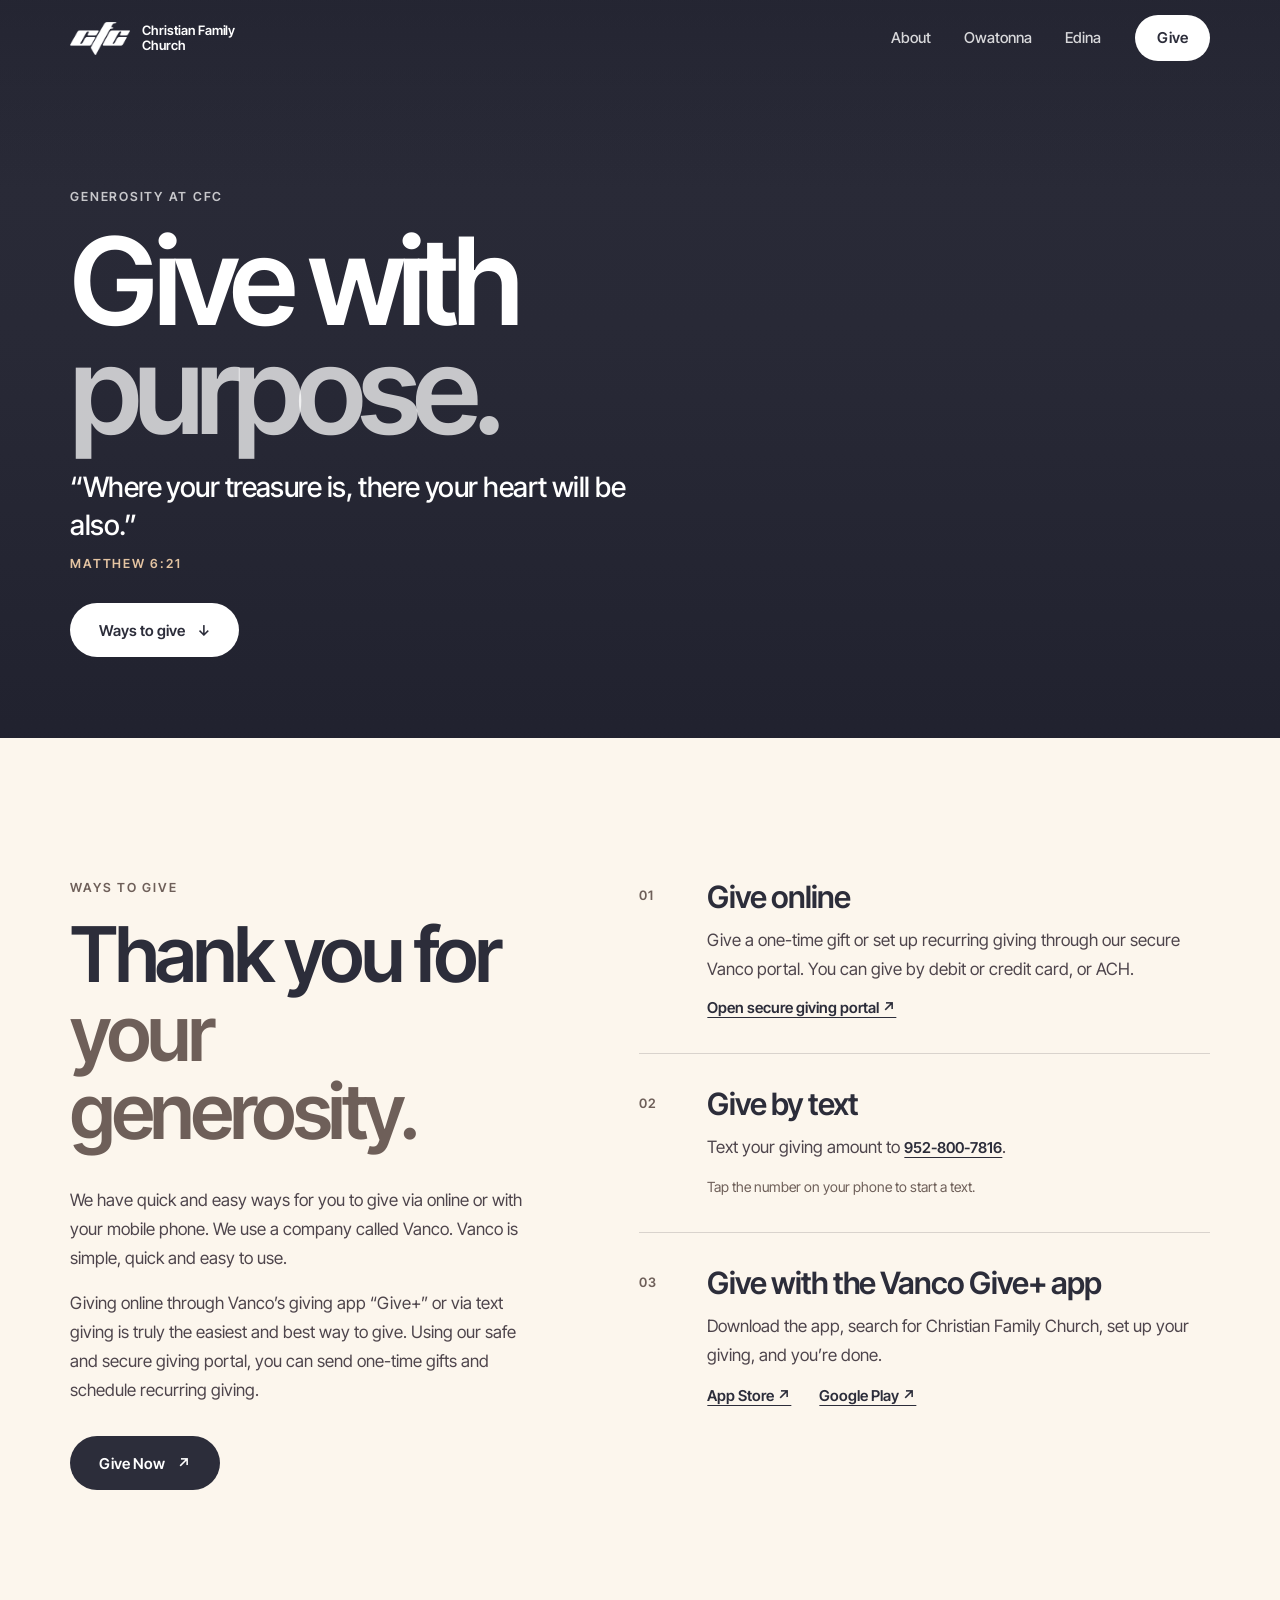
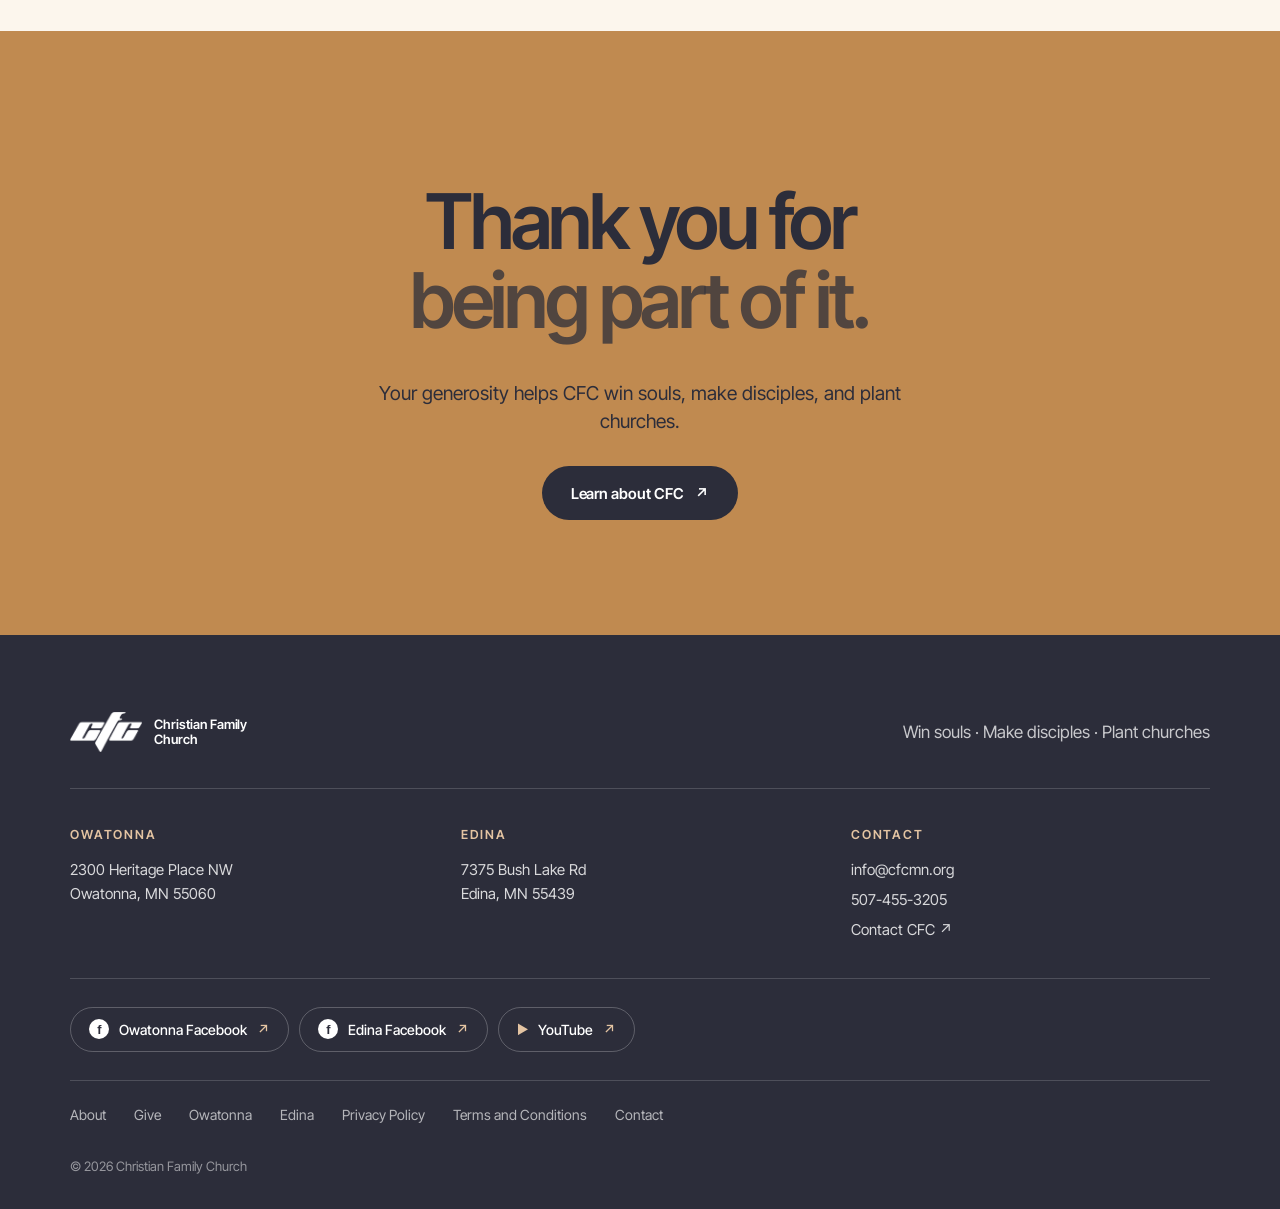
<file: give.html>
<!doctype html>
<html lang="en">
<head>
  <meta charset="utf-8"><meta name="viewport" content="width=device-width, initial-scale=1">
  <meta name="theme-color" content="#fcf6ed"><meta name="description" content="Support Christian Family Church through secure online giving, text giving, or the Vanco Give+ app.">
  <title>Give | Christian Family Church</title><link rel="icon" href="assets/favicon.png" type="image/png"><link rel="apple-touch-icon" href="assets/favicon.png"><link rel="stylesheet" href="styles.css"><script src="script.js" defer></script>
</head>
<body>
<header class="site-header"><a class="brand" href="index.html" aria-label="Christian Family Church home"><span class="brand-mark">CFC</span><span>Christian Family<br>Church</span></a><button class="menu-toggle" aria-expanded="false" aria-controls="site-nav"><span></span><span></span><span class="sr-only">Open menu</span></button><nav id="site-nav" class="site-nav"><a href="about.html">About</a><a href="owatonna.html">Owatonna</a><a href="edina.html">Edina</a><a class="give-link" href="give.html" aria-current="page">Give</a></nav></header>
<main>
  <section class="give-hero"><div class="give-hero-inner"><p class="eyebrow light">Generosity at CFC</p><h1>Give with<br><em>purpose.</em></h1><p>“Where your treasure is, there your heart will be also.”</p><span class="give-scripture">Matthew 6:21</span><a class="button button-light" href="#ways-to-give">Ways to give <span>↓</span></a></div></section>
  <section id="ways-to-give" class="give-intro section-pad"><div class="give-intro-copy"><p class="eyebrow">Ways to Give</p><h2>Thank you for<br><em>your generosity.</em></h2><p>We have quick and easy ways for you to give via online or with your mobile phone. We use a company called Vanco. Vanco is simple, quick and easy to use.</p><p>Giving online through Vanco’s giving app “Give+” or via text giving is truly the easiest and best way to give. Using our safe and secure giving portal, you can send one-time gifts and schedule recurring giving.</p><a class="button button-dark" href="https://www.eservicepayments.com/cgi-bin/Vanco_ver3.vps?appver3=wWsk24ZWJSTZKsGd1RMKlg0BDvsSG3VIWQCPJNNxD8upkiY7JlDavDsozUE7KG0nFx2NSo8LdUKGuGuF396vbTbfEIi0YEkFDV45ntDei2eXHubq5Z7ap5JVmPErc4ZeYHCKCZhESjGNQmZ5B-6dxy2mezazt6JdOu4S9F1tkGY=&amp;ver=3" target="_blank" rel="noreferrer">Give Now <span>↗</span></a></div><div class="give-options"><article><span class="give-number">01</span><div><h3>Give online</h3><p>Give a one-time gift or set up recurring giving through our secure Vanco portal. You can give by debit or credit card, or ACH.</p><a href="https://www.eservicepayments.com/cgi-bin/Vanco_ver3.vps?appver3=wWsk24ZWJSTZKsGd1RMKlg0BDvsSG3VIWQCPJNNxD8upkiY7JlDavDsozUE7KG0nFx2NSo8LdUKGuGuF396vbTbfEIi0YEkFDV45ntDei2eXHubq5Z7ap5JVmPErc4ZeYHCKCZhESjGNQmZ5B-6dxy2mezazt6JdOu4S9F1tkGY=&amp;ver=3" target="_blank" rel="noreferrer">Open secure giving portal ↗</a></div></article><article><span class="give-number">02</span><div><h3>Give by text</h3><p>Text your giving amount to <a href="sms:9528007816?body=Enter%20your%20giving%20dollar%20amount%20here.%20Delete%20this%20message.">952-800-7816</a>.</p><small>Tap the number on your phone to start a text.</small></div></article><article><span class="give-number">03</span><div><h3>Give with the Vanco Give+ app</h3><p>Download the app, search for Christian Family Church, set up your giving, and you’re done.</p><div class="give-app-links"><a href="https://apps.apple.com/us/app/vanco-mobile-faith-engagement/id1504961674" target="_blank" rel="noreferrer">App Store ↗</a><a href="https://play.google.com/store/apps/details?id=com.vancopayments.vancomobile&amp;hl=en_US&amp;gl=US" target="_blank" rel="noreferrer">Google Play ↗</a></div></div></article></div></section>
  <section class="give-bottom"><p class="eyebrow light">Christian Family Church</p><h2>Thank you for<br><em>being part of it.</em></h2><p>Your generosity helps CFC win souls, make disciples, and plant churches.</p><a class="button button-light" href="about.html">Learn about CFC <span>↗</span></a></section>
</main>
<footer class="site-footer"><div class="footer-top"><a class="brand brand-footer" href="index.html"><span class="brand-mark">CFC</span><span>Christian Family<br>Church</span></a><p>Win souls · Make disciples · Plant churches</p></div><div class="footer-contact"><div><span class="footer-label">Owatonna</span><a target="_blank" rel="noreferrer" href="https://maps.google.com/?q=2300+Heritage+Place+NW,+Owatonna,+MN+55060">2300 Heritage Place NW<br>Owatonna, MN 55060</a></div><div><span class="footer-label">Edina</span><a target="_blank" rel="noreferrer" href="https://maps.google.com/?q=7375+Bush+Lake+Rd,+Edina,+MN+55439">7375 Bush Lake Rd<br>Edina, MN 55439</a></div><div><span class="footer-label">Contact</span><a href="mailto:info@cfcmn.org">info@cfcmn.org</a><a href="tel:+15074553205">507-455-3205</a><a href="https://cfcchurches.org/contact/" target="_blank" rel="noreferrer">Contact CFC ↗</a></div></div><div class="footer-social"><a class="social-button" href="https://www.facebook.com/cfcowatonna" target="_blank" rel="noreferrer" aria-label="CFC Owatonna on Facebook"><span class="social-mark">f</span>Owatonna Facebook <span>↗</span></a><a class="social-button" href="https://www.facebook.com/ChristianFamilyChurch/" target="_blank" rel="noreferrer" aria-label="CFC Edina on Facebook"><span class="social-mark">f</span>Edina Facebook <span>↗</span></a><a class="social-button" href="https://www.youtube.com/channel/UCDrVyL64TGDTrAiT_pTcqlA" target="_blank" rel="noreferrer" aria-label="CFC on YouTube"><span class="youtube-mark">▶</span>YouTube <span>↗</span></a></div><div class="footer-links"><a href="about.html">About</a><a href="give.html">Give</a><a href="owatonna.html">Owatonna</a><a href="edina.html">Edina</a><a href="https://cfcchurches.org/privacy-policy/" target="_blank" rel="noreferrer">Privacy Policy</a><a href="https://cfcchurches.org/terms-and-conditions/" target="_blank" rel="noreferrer">Terms and Conditions</a><a href="https://cfcchurches.org/contact/" target="_blank" rel="noreferrer">Contact</a></div><small>© <span data-year></span> Christian Family Church</small></footer>
</body></html>
</file>
<file: styles.css>
/* =========================================================
   CFC DESIGN SYSTEM  ·  Christian Family Church
   Direction: "Quiet frame, loud photography."
   The UI stays out of the way (white, near-black, one warm
   accent, one typeface) so photos and video carry the page.
   ========================================================= */
@import url('https://fonts.googleapis.com/css2?family=Inter+Tight:wght@400;500;600;700&display=swap');

/* ---------- 1. TOKENS ---------- */
:root{
  /* color */
  --ink:#2c2d3a;          /* text, dark sections (slate) */
  --ink-2:#4e454c;        /* body copy */
  --ink-3:#6e5f59;        /* secondary text, labels (AA on cream + peach) */
  --paper:#fcf6ed;        /* default background (cream) */
  --bone:#f2e1d2;         /* alternate background (peach) */
  --line:rgba(78,69,76,.2);
  --accent:#c08a50;       /* caramel: dots, hovers, focus, one band */
  --accent-soft:#e4c4a2;  /* sand: accent on dark */
  --on-dark:#fcf6ed;
  --on-dark-2:rgba(255,255,255,.74);
  --line-dark:rgba(255,255,255,.16);
  --em:var(--ink-3);      /* <em> tint inside headlines; flips on dark */

  /* type */
  --sans:'Inter Tight',system-ui,-apple-system,'Segoe UI',Roboto,sans-serif;
  --fs-display:clamp(3.6rem,9.5vw,9rem);
  --fs-h2:clamp(2.5rem,6vw,5.25rem);
  --fs-h3:clamp(1.25rem,1.7vw,1.5rem);
  --fs-lead:clamp(1.0625rem,1.5vw,1.25rem);
  --fs-body:1.0625rem;
  --fs-small:.9375rem;
  --fs-label:.78rem;

  /* space + shape */
  --gutter:max(clamp(22px,5.5vw,80px),calc((100vw - 1360px)/2));
  --section:clamp(72px,11vw,150px);
  --radius:16px;
  --radius-pill:999px;
  --header-h:76px;
  --ease:cubic-bezier(.2,.7,.2,1);
}

/* ---------- 2. BASE ---------- */
*{box-sizing:border-box}
html{scroll-behavior:smooth;scroll-padding-top:90px;-webkit-text-size-adjust:100%}
body{margin:0;color:var(--ink-2);background:var(--paper);font:400 var(--fs-body)/1.65 var(--sans);-webkit-font-smoothing:antialiased;text-rendering:optimizeLegibility}
body:has(.site-nav.open){overflow:hidden}
a{color:inherit;text-decoration:none}
img{display:block;max-width:100%}
p{margin:0 0 1em}
h1,h2,h3{color:var(--ink);margin:0}
h2{font-size:var(--fs-h2);font-weight:600;line-height:1.02;letter-spacing:-.045em;margin-bottom:.45em;text-wrap:balance}
h3{font-size:var(--fs-h3);font-weight:600;line-height:1.2;letter-spacing:-.025em}
h1 em,h2 em{font-style:normal;font-weight:inherit;color:var(--em)}
:focus-visible{outline:2px solid var(--accent);outline-offset:3px;border-radius:4px}
.sr-only{position:absolute;width:1px;height:1px;padding:0;margin:-1px;overflow:hidden;clip:rect(0,0,0,0);white-space:nowrap;border:0}
.mobile-only{display:none}
.section-pad{padding:var(--section) var(--gutter)}

/* dark surfaces flip text + em tint */
.message-section,.events-section,.about-mission,.site-footer,.hero,.about-hero,.youth-hero,.give-hero,.image-break{--em:rgba(255,255,255,.74)}
.message-section h2,.events-section h2,.about-mission h2,.image-break span{color:var(--on-dark)}
.give-bottom{--em:rgba(44,45,58,.75)}

/* ---------- 3. PRIMITIVES ---------- */
.eyebrow{display:block;margin:0 0 20px;font-size:var(--fs-label);font-weight:600;letter-spacing:.14em;text-transform:uppercase;line-height:1.4;color:var(--ink-3)}
.eyebrow.light{color:var(--on-dark-2)}

.button{display:inline-flex;align-items:center;justify-content:center;gap:12px;min-height:54px;padding:0 28px;border:1.5px solid transparent;border-radius:var(--radius-pill);font:600 .9375rem/1 var(--sans);letter-spacing:-.005em;cursor:pointer;transition:background .25s var(--ease),color .25s var(--ease),border-color .25s var(--ease),transform .25s var(--ease)}
.button:hover{transform:translateY(-2px)}
.button-light{background:#fff;color:var(--ink)}
.button-light:hover{background:var(--bone)}
.button-dark{background:var(--ink);color:#fff}
.button-dark:hover{background:#444659}
.button-outline{border-color:var(--ink);color:var(--ink)}
.button-outline:hover{background:var(--ink);color:#fff}

.text-link{display:inline-block;font-size:var(--fs-small);font-weight:600;border-bottom:1.5px solid currentColor;padding-bottom:4px;transition:color .2s,border-color .2s}
.text-link:hover{color:var(--accent-soft)}
.dark-link{color:var(--ink)}
.dark-link:hover{color:var(--accent)}

/* shared photo caption chip */
.photo-note{position:absolute;left:16px;bottom:16px;padding:8px 14px;border-radius:var(--radius-pill);background:rgba(30,31,44,.62);backdrop-filter:blur(10px);-webkit-backdrop-filter:blur(10px);color:#fff;font-size:.8125rem;font-weight:500;letter-spacing:.01em}

/* video + media (use for every embed) */
.video-frame{position:relative;aspect-ratio:16/9;border-radius:var(--radius);overflow:hidden;background:#000}
.video-frame iframe,.video-frame video{position:absolute;inset:0;width:100%;height:100%;border:0;object-fit:cover}

/* ---------- 4. HEADER ---------- */
.site-header{position:fixed;top:0;left:0;right:0;z-index:50;height:var(--header-h);display:flex;align-items:center;justify-content:space-between;padding:0 var(--gutter);color:#fff;transition:color .3s var(--ease)}
.site-header::before{content:'';position:absolute;inset:0;z-index:-1;background:rgba(252,246,237,.92);backdrop-filter:blur(16px);-webkit-backdrop-filter:blur(16px);box-shadow:0 1px 0 var(--line);opacity:0;transition:opacity .3s var(--ease)}
.site-header.scrolled{color:var(--ink)}
.site-header.scrolled::before{opacity:1}
.brand{display:flex;align-items:center;gap:12px;font-size:.8125rem;font-weight:600;line-height:1.15;letter-spacing:-.005em}
/* logo mark: white PNG used as a mask so it takes the current text color (white on photos, slate when scrolled) */
.brand-mark,.invitation-mark{display:block;font-size:0;color:inherit;background:currentColor;-webkit-mask:url([data-uri]) center/contain no-repeat;mask:url([data-uri]) center/contain no-repeat}
.brand-mark{width:60px;height:34px;flex:none}
.brand-footer .brand-mark{width:72px;height:40px}
.site-nav{display:flex;align-items:center;gap:clamp(20px,2.6vw,36px);font-size:.9375rem;font-weight:500}
.site-nav a{position:relative;padding:8px 0;opacity:.82;transition:opacity .2s}
.site-nav a:hover{opacity:1}
.site-nav a[aria-current=page]{opacity:1}
.site-nav a[aria-current=page]::after{content:'';position:absolute;left:0;right:0;bottom:2px;height:1.5px;background:var(--accent)}
.site-nav a.give-link{opacity:1;padding:11px 22px;border-radius:var(--radius-pill);background:#fff;color:var(--ink);font-weight:600;transition:background .25s,color .25s}
.site-nav a.give-link::after{display:none}
.site-header.scrolled .give-link{background:var(--ink);color:#fff}
.site-nav a.give-link:hover{background:var(--accent);color:var(--ink)}
.menu-toggle{display:none}

/* ---------- 5. HEROES (all pages open with one) ---------- */
.hero,.about-hero,.youth-hero,.give-hero{position:relative;isolation:isolate;display:flex;align-items:flex-end;min-height:clamp(540px,82svh,820px);padding:calc(var(--header-h) + 70px) var(--gutter) clamp(56px,9vh,92px);color:#fff;background:#2c2d3a var(--img) center/cover no-repeat;--shade:linear-gradient(180deg,rgba(30,31,44,.5) 0,rgba(30,31,44,0) 26%),linear-gradient(0deg,rgba(30,31,44,.8) 0,rgba(30,31,44,.3) 52%,rgba(30,31,44,.12) 100%)}
.home-hero{min-height:clamp(620px,94svh,980px)}
.hero-shade,.about-hero::before,.youth-hero::before,.give-hero::before{content:'';position:absolute;inset:0;z-index:-1;background:var(--shade)}
.hero-shade{display:block}
.hero-media{position:absolute;inset:0;z-index:-2;width:100%;height:100%;object-fit:cover}   /* optional <video class="hero-media"> */
.hero h1,.about-hero h1,.youth-hero h1,.give-hero h1{color:#fff;font-size:var(--fs-display);font-weight:600;line-height:.9;letter-spacing:-.06em;margin:0 0 .2em}
.hero-content,.about-hero-inner,.youth-hero-inner,.give-hero-inner{position:relative;max-width:1000px;animation:rise 1s var(--ease) both}
.hero-sub,.about-hero-inner>p:not(.eyebrow),.youth-hero-inner>p:not(.eyebrow){font-size:var(--fs-lead);line-height:1.55;color:rgba(255,255,255,.9);max-width:34em;margin:0 0 30px}
.about-hero-inner>p:not(.eyebrow){max-width:40em;margin-bottom:16px}
.about-hero .button{margin-top:14px}
.about-hero-inner a:not(.button){text-decoration:underline;text-decoration-color:var(--accent-soft);text-underline-offset:3px}
.hero-caption{position:absolute;right:var(--gutter);bottom:clamp(56px,9vh,92px);max-width:230px;font-size:.875rem;line-height:1.45;color:rgba(255,255,255,.78);text-align:right}
.hero-play{display:flex;align-items:center;gap:14px;margin-top:28px;width:max-content;color:#fff}
.hero-play>span{display:grid;place-items:center;width:52px;height:52px;border:1.5px solid rgba(255,255,255,.85);border-radius:50%;font-size:.8rem;padding-left:3px;transition:background .25s,color .25s,transform .25s var(--ease)}
.hero-play:hover>span{background:#fff;color:var(--ink);transform:scale(1.06)}
.hero-play small{font-size:.8125rem;line-height:1.4;color:rgba(255,255,255,.82)}

.home-hero{--img:url('https://images.unsplash.com/photo-1438032005730-c779502df39b?auto=format&fit=crop&w=2400&q=85')}
.owatonna-hero{--img:url('https://images.unsplash.com/photo-1519491050282-cf00c82424b4?auto=format&fit=crop&w=2400&q=85')}
.campus-hero.edina-hero{--img:url('https://images.unsplash.com/photo-1438032005730-c779502df39b?auto=format&fit=crop&w=2400&q=85')}
.about-hero{--img:url('https://images.unsplash.com/photo-1438032005730-c779502df39b?auto=format&fit=crop&w=2400&q=85')}
.youth-hero{--img:url('https://images.unsplash.com/photo-1478131143081-80f7f84ca84d?auto=format&fit=crop&w=2400&q=85')}
.give-hero{--img:url('https://images.unsplash.com/photo-1511632765486-a01980e01a18?auto=format&fit=crop&w=2400&q=85')}
.about-hero{--shade:linear-gradient(180deg,rgba(30,31,44,.5) 0,rgba(30,31,44,.2) 30%),linear-gradient(0deg,rgba(30,31,44,.82) 0,rgba(30,31,44,.5) 100%)}
.give-hero-inner>p:not(.eyebrow){font-size:clamp(1.25rem,2.2vw,1.75rem);font-weight:500;line-height:1.35;letter-spacing:-.02em;color:#fff;max-width:22em;margin:0 0 10px}
.give-scripture{display:block;margin-bottom:28px;font-size:var(--fs-label);font-weight:600;letter-spacing:.14em;text-transform:uppercase;color:var(--accent-soft)}

/* ---------- 6. HOME ---------- */
/* locations */
.section-heading{max-width:760px;margin:0 0 clamp(36px,5vw,64px)}
.section-heading>p:not(.eyebrow){font-size:var(--fs-lead);line-height:1.55;color:var(--ink-3);max-width:34em;margin:0}
.location-grid{display:grid;grid-template-columns:1fr 1fr;gap:20px}
.location-card{position:relative;display:block;height:clamp(420px,50vw,680px);overflow:hidden;border-radius:var(--radius);color:#fff;background:#222}
.location-card img{width:100%;height:100%;object-fit:cover;transition:transform .9s var(--ease)}
.location-card:hover img{transform:scale(1.045)}
.card-overlay{position:absolute;inset:0;background:linear-gradient(0deg,rgba(30,31,44,.78) 0,rgba(30,31,44,0) 58%)}
.campus-label{position:absolute;top:22px;left:22px;padding:7px 14px;border-radius:var(--radius-pill);background:rgba(255,255,255,.2);backdrop-filter:blur(10px);-webkit-backdrop-filter:blur(10px);font-size:var(--fs-label);font-weight:600;letter-spacing:.12em;text-transform:uppercase}
.card-title,.card-meta{position:absolute;left:30px}
.card-title{bottom:70px;display:flex;align-items:center;gap:16px;font-size:clamp(2.25rem,4vw,3.5rem);font-weight:600;line-height:1;letter-spacing:-.045em}
.card-title b{display:inline-grid;place-items:center;width:46px;height:46px;border-radius:50%;background:#fff;color:var(--ink);font-size:1rem;font-weight:600;letter-spacing:0;transition:transform .3s var(--ease),background .3s}
.location-card:hover .card-title b{transform:translate(3px,-3px);background:var(--accent)}
.card-meta{bottom:32px;font-size:1rem;color:rgba(255,255,255,.85)}

/* pastors */
.pastors-section{display:grid;grid-template-columns:.9fr 1.1fr;gap:clamp(40px,8vw,120px);align-items:center;background:var(--bone)}
.pastor-photo,.about-pastor-image{position:relative;aspect-ratio:4/5;border-radius:var(--radius);overflow:hidden;background:#e4c4a2}
.pastor-photo img,.about-pastor-image img{width:100%;height:100%;object-fit:cover;object-position:50% 36%}
.pastor-copy h2{font-size:clamp(1.0rem,1.2vw,1.1rem);margin:0 0 24px;font-weight:600;letter-spacing:.14em;text-transform:uppercase;color:var(--ink-3);line-height:1.4}
.pastor-copy blockquote,.pastor-letter-copy blockquote{margin:0;font-size:clamp(1.3rem,2.2vw,2rem);font-weight:500;line-height:1.4;letter-spacing:-.022em;color:var(--ink)}
.quote-by{margin:22px 0 0;font-size:var(--fs-small);font-weight:600;color:var(--ink-3)}
.mission{display:flex;align-items:flex-start;gap:18px;margin-top:40px;padding-top:30px;border-top:1px solid var(--line)}
.mission-star{font-size:1.5rem;line-height:1;color:var(--accent)}
.mission .eyebrow{margin-bottom:10px}
.mission-line{margin:0;font-size:clamp(1.5rem,2.6vw,2.25rem);font-weight:600;line-height:1.15;letter-spacing:-.035em;color:var(--ink)}

/* message / video */
.message-section{display:grid;grid-template-columns:minmax(0,.85fr) minmax(0,1.15fr);gap:clamp(32px,6vw,96px);align-items:center;background:var(--ink);color:var(--on-dark-2)}
.message-copy h2{font-size:clamp(2.5rem,4.2vw,4rem)}
.message-copy>p:not(.eyebrow){font-size:var(--fs-lead);line-height:1.55;color:var(--on-dark-2);max-width:26em}
.message-actions{display:flex;flex-direction:column;align-items:flex-start;gap:22px;margin-top:32px}
.message-actions .text-link{color:#fff}
.video-placeholder{position:relative;display:flex;align-items:flex-end;aspect-ratio:16/9;padding:clamp(18px,2.4vw,32px);border-radius:var(--radius);overflow:hidden;cursor:pointer;color:#fff;background:linear-gradient(0deg,rgba(30,31,44,.72) 0,rgba(30,31,44,0) 55%),url('https://images.unsplash.com/photo-1470229722913-7c0e2dbbafd3?auto=format&fit=crop&w=1800&q=80') center/cover #222}
.play-icon{position:absolute;top:50%;left:50%;display:grid;place-items:center;width:clamp(68px,8vw,96px);height:clamp(68px,8vw,96px);margin:calc(clamp(68px,8vw,96px)/-2) 0 0 calc(clamp(68px,8vw,96px)/-2);border-radius:50%;background:#fff;color:var(--ink);font-size:1.3rem;padding-left:5px;transition:transform .35s var(--ease),background .3s}
.video-placeholder:hover .play-icon{transform:scale(1.08);background:var(--accent)}
.video-placeholder>div:last-child{display:flex;flex-direction:column;gap:6px}
.video-placeholder .eyebrow{margin:0}
.video-placeholder strong{font-size:clamp(1.25rem,2vw,1.75rem);font-weight:600;letter-spacing:-.03em}
.video-placeholder small{font-size:.875rem;color:rgba(255,255,255,.78)}
.message-bottom{grid-column:1/-1;display:flex;justify-content:space-between;gap:20px;padding-top:18px;border-top:1px solid var(--line-dark);font-size:.875rem;color:rgba(255,255,255,.6)}

/* prayer */
.prayer-section{display:grid;grid-template-columns:1fr .8fr;gap:clamp(40px,8vw,120px);align-items:center}
.prayer-content{max-width:640px}
.prayer-content>p:not(.eyebrow){font-size:var(--fs-lead);line-height:1.55;color:var(--ink-3);max-width:30em;margin-bottom:28px}
.prayer-content small{display:block;margin-top:16px;font-size:.875rem;color:var(--ink-3)}
.prayer-mark{display:flex;flex-direction:column;justify-content:center;min-height:300px;padding:clamp(28px,4vw,56px);border-radius:var(--radius);background:var(--ink);color:#fff}
.prayer-mark span{font-size:6rem;line-height:.6;font-weight:600;color:var(--accent-soft)}
.prayer-mark p{margin:14px 0 0;font-size:clamp(1.4rem,2.4vw,2rem);font-weight:500;line-height:1.25;letter-spacing:-.03em}

/* closing invitation (shared by CTA bands) */
.invitation-section,.about-bottom-cta,.youth-bottom,.local-contact{text-align:center;background:var(--bone)}
.invitation-section>p:not(.eyebrow),.youth-bottom>p:not(.eyebrow),.local-contact>p:not(.eyebrow):not(.contact-direct){font-size:var(--fs-lead);line-height:1.55;color:var(--ink-3);max-width:30em;margin:0 auto 32px}
.invitation-section h2,.about-bottom-cta h2,.youth-bottom h2,.local-contact h2{max-width:14em;margin-left:auto;margin-right:auto}
.invitation-mark{width:92px;height:51px;margin:0 auto 28px;color:var(--ink)}
.invite-actions{display:flex;justify-content:center;flex-wrap:wrap;gap:12px}
.about-bottom-cta h2,.youth-bottom h2{margin-bottom:.6em}
.about-bottom-cta,.youth-bottom,.local-contact{padding:clamp(64px,9vw,120px) var(--gutter)}

/* ---------- 7. CAMPUS PAGES ---------- */
.visit-section{display:grid;grid-template-columns:1.1fr .9fr;gap:clamp(40px,8vw,120px);align-items:center}
.visit-copy>p:not(.eyebrow){font-size:var(--fs-lead);line-height:1.55;color:var(--ink-3);max-width:28em;margin:0 0 30px}
.visit-card{padding:clamp(28px,3.4vw,48px);border-radius:var(--radius);background:var(--bone)}
.visit-card .eyebrow{margin-bottom:14px}
.visit-card h3{font-size:1.375rem}
.service-time{margin:8px 0 26px;font-size:clamp(4rem,7.5vw,6.75rem);font-weight:600;line-height:.95;letter-spacing:-.065em;color:var(--ink)}
.service-time small{font-size:1rem;font-weight:600;letter-spacing:.14em;margin-left:6px}
.visit-details{display:grid;gap:12px;padding-top:22px;border-top:1px solid var(--line);font-size:var(--fs-body);line-height:1.55;color:var(--ink-2)}
.visit-details a{font-weight:600;color:var(--ink);transition:color .2s}
.visit-details a:hover{color:var(--accent)}

.welcome-strip{display:flex;align-items:center;gap:12px;padding:20px var(--gutter);background:var(--ink);color:#fff;font-size:.9375rem;font-weight:600}
.welcome-strip p{margin:0}
.welcome-strip>span:last-child{margin-left:auto;font-weight:500;color:rgba(255,255,255,.65)}
.welcome-dot{width:8px;height:8px;border-radius:50%;background:var(--accent)}

.campus-intro{display:grid;grid-template-columns:1fr 1fr;gap:clamp(40px,8vw,120px);align-items:center}
.campus-intro h2{margin:0}
.intro-text>p{font-size:clamp(1.2rem,1.9vw,1.5rem);line-height:1.5;letter-spacing:-.015em;color:var(--ink-2);margin:0 0 24px}

.arrival-section{background:var(--bone)}
.arrival-grid{display:grid;grid-template-columns:repeat(4,1fr);gap:clamp(24px,3vw,48px)}
.arrival-grid article{padding-top:22px;border-top:1.5px solid var(--ink)}
.arrival-number{font-size:.8125rem;font-weight:600;color:var(--ink-3);letter-spacing:.08em}
.arrival-grid h3{margin:14px 0 10px;font-size:1.375rem}
.arrival-grid p{margin:0;font-size:var(--fs-small);line-height:1.65;color:var(--ink-2)}
.arrival-footnote{margin:clamp(32px,4vw,56px) 0 0;font-size:var(--fs-small);color:var(--ink-3)}

.image-break{position:relative;isolation:isolate;display:flex;align-items:flex-end;height:clamp(380px,56vw,640px);padding:0 var(--gutter) clamp(40px,6vw,80px);background:#222 center/cover no-repeat}
.image-break::before{content:'';position:absolute;inset:0;z-index:-1;background:linear-gradient(0deg,rgba(30,31,44,.7) 0,rgba(30,31,44,0) 65%)}
.image-break span{font-size:clamp(2.5rem,7vw,6.5rem);font-weight:600;line-height:.98;letter-spacing:-.055em}
.owatonna-break{background-image:url('https://images.unsplash.com/photo-1519491050282-cf00c82424b4?auto=format&fit=crop&w=2400&q=85')}
.edina-break{background-image:url('https://images.unsplash.com/photo-1438032005730-c779502df39b?auto=format&fit=crop&w=2400&q=85')}

.ministries-section .section-heading{max-width:760px}
.placeholder-note{margin-top:22px!important;font-size:var(--fs-small)!important;color:var(--ink-3)!important}
.placeholder-note a.ministry-link{font-weight:600;color:var(--ink);text-decoration:underline;text-underline-offset:3px}
.ministry-grid{display:grid;grid-template-columns:1fr 1fr;gap:0 clamp(32px,6vw,96px)}
.ministry-card{display:grid;grid-template-columns:44px 1fr 24px;gap:12px;align-items:start;padding:30px 0;border-top:1px solid var(--line)}
.ministry-card>span{padding-top:5px;font-size:.8125rem;font-weight:600;color:var(--ink-3);letter-spacing:.08em}
.ministry-card h3{margin:0 0 8px;font-size:1.375rem}
.ministry-card p{margin:0;font-size:var(--fs-small);line-height:1.65;color:var(--ink-2)}
.ministry-card b{font-size:1.1rem;font-weight:500;color:var(--ink)}

.events-section{background:var(--ink)}
.events-top{display:flex;justify-content:space-between;align-items:flex-end;gap:40px;margin-bottom:clamp(28px,4vw,48px)}
.events-top h2{margin:0}
.events-top>p{max-width:22em;margin:0 0 6px;font-size:var(--fs-body);line-height:1.6;color:var(--on-dark-2)}
.event-placeholder{display:flex;align-items:center;gap:20px;padding:clamp(20px,2.4vw,32px);border:1px solid rgba(255,255,255,.22);border-radius:var(--radius);color:#fff;transition:background .25s,border-color .25s}
.event-link:hover{background:rgba(255,255,255,.07);border-color:rgba(255,255,255,.4)}
.calendar-icon{font-size:1.75rem;line-height:1;color:var(--accent-soft)}
.event-placeholder strong{font-size:1.375rem;font-weight:600;letter-spacing:-.025em}
.event-placeholder p{margin:4px 0 0;font-size:var(--fs-small);color:var(--on-dark-2)}
.event-arrow{margin-left:auto;font-size:.9375rem;font-weight:600;white-space:nowrap;color:#fff}

.local-contact h2{font-size:clamp(2.25rem,4.6vw,4rem)}
.contact-direct{margin:22px 0 0;font-size:var(--fs-small);color:var(--ink-3)}
.contact-direct a{padding-bottom:2px;border-bottom:1px solid currentColor;color:var(--ink)}

/* ---------- 8. ABOUT ---------- */
.about-jump{display:flex;flex-wrap:wrap;gap:10px;padding:20px var(--gutter);border-bottom:1px solid var(--line);background:var(--paper)}
.about-jump a{padding:9px 18px;border:1px solid var(--line);border-radius:var(--radius-pill);font-size:var(--fs-small);font-weight:600;color:var(--ink);transition:background .2s,color .2s,border-color .2s}
.about-jump a:hover{background:var(--ink);border-color:var(--ink);color:#fff}

.pastor-letter{display:grid;grid-template-columns:.8fr 1.2fr;gap:clamp(40px,8vw,120px);align-items:center}
.pastor-letter-copy .eyebrow{display:none}      /* duplicates the heading below */
.pastor-letter-copy h2{font-size:var(--fs-label);font-weight:600;letter-spacing:.14em;text-transform:uppercase;color:var(--ink-3);line-height:1.4;margin:0 0 24px}

.about-mission{display:grid;grid-template-columns:1fr 1fr;gap:clamp(40px,8vw,120px);align-items:center;background:var(--ink)}
.about-mission h2{margin:0;font-size:clamp(2.25rem,4vw,4rem)}
.about-mission-copy>p{font-size:var(--fs-lead);line-height:1.6;color:var(--on-dark-2);margin:0 0 36px}
.about-service-list{display:grid;grid-template-columns:1fr 1fr;gap:24px;padding-top:24px;border-top:1px solid var(--line-dark)}
.about-service-list>div{display:flex;flex-direction:column;gap:8px}
.about-service-list span{font-size:var(--fs-label);font-weight:600;letter-spacing:.14em;color:var(--accent-soft)}
.about-service-list strong{font-size:1rem;font-weight:600;color:#fff}
.about-service-list small{font-size:.875rem;line-height:1.6;color:var(--on-dark-2)}

.expect-grid{display:grid;grid-template-columns:1fr 1fr;gap:0 clamp(32px,6vw,96px)}
.expect-grid article{align-content:start;display:grid;grid-template-columns:44px 1fr;column-gap:12px;padding:30px 0;border-top:1px solid var(--line)}
.expect-grid article>span{grid-row:span 2;padding-top:5px;font-size:.8125rem;font-weight:600;letter-spacing:.08em;color:var(--ink-3)}
.expect-grid h3{margin:0 0 8px;font-size:1.375rem}
.expect-grid p{margin:0;font-size:var(--fs-body);line-height:1.65;color:var(--ink-2)}

.beliefs-section{display:grid;grid-template-columns:.8fr 1.2fr;gap:clamp(40px,8vw,120px);background:var(--bone)}
.beliefs-heading,.faq-heading{position:sticky;top:110px;align-self:start}
.beliefs-heading>p:last-child{max-width:24em;font-size:var(--fs-body);line-height:1.65;color:var(--ink-3)}
.beliefs-list article{padding:30px 0;border-top:1px solid var(--line)}
.beliefs-list article:first-child{padding-top:0;border-top:0}
.beliefs-list h3{margin:0 0 10px;font-size:1.5rem}
.beliefs-list p{max-width:40em;margin:0 0 12px;line-height:1.7;color:var(--ink-2)}
.beliefs-list small{display:block;font-size:.875rem;line-height:1.6;color:var(--ink-3)}

.faq-section{display:grid;grid-template-columns:.8fr 1.2fr;gap:clamp(40px,8vw,120px)}
.faq-list details{border-top:1px solid var(--line);padding:26px 0}
.faq-list details:last-child{border-bottom:1px solid var(--line)}
.faq-list summary{display:flex;align-items:center;justify-content:space-between;gap:20px;cursor:pointer;list-style:none;font-size:clamp(1.125rem,1.7vw,1.375rem);font-weight:600;letter-spacing:-.022em;color:var(--ink)}
.faq-list summary::-webkit-details-marker{display:none}
.faq-list summary::after{content:'+';flex:none;display:grid;place-items:center;width:36px;height:36px;border:1px solid var(--line);border-radius:50%;font-size:1.25rem;font-weight:400;line-height:1;color:var(--ink);transition:background .2s,color .2s,transform .3s var(--ease)}
.faq-list summary:hover::after{background:var(--ink);color:#fff}
.faq-list details[open] summary::after{content:'−'}
.faq-list details p{max-width:40em;margin:16px 56px 0 0;line-height:1.7;color:var(--ink-2)}
.faq-list a{color:var(--ink);text-decoration:underline;text-underline-offset:3px}

/* ---------- 9. YOUTH ---------- */
.youth-intro{padding-bottom:clamp(40px,5vw,72px)}
.youth-intro>p:not(.eyebrow){max-width:30em;font-size:var(--fs-lead);line-height:1.55;color:var(--ink-3);margin:0}
.youth-campus-links{display:flex;flex-wrap:wrap;gap:12px;margin-top:28px}
.youth-campus-links a{display:inline-flex;gap:14px;padding:12px 22px;border:1.5px solid var(--ink);border-radius:var(--radius-pill);font-size:var(--fs-small);font-weight:600;color:var(--ink);transition:background .25s,color .25s}
.youth-campus-links a:hover{background:var(--ink);color:#fff}
.youth-programs{padding-top:0}
.youth-program{display:grid;grid-template-columns:minmax(150px,.3fr) 1fr 60px;gap:clamp(20px,4vw,56px);align-items:start;padding:clamp(28px,3.4vw,48px) 0;border-top:1px solid var(--line)}
.youth-program:last-child{border-bottom:1px solid var(--line)}
.youth-age{padding-top:.6em;font-size:var(--fs-small);font-weight:600;color:var(--ink-3)}
.youth-program .eyebrow{display:none}             /* duplicates the heading */
.youth-program h2{margin:0 0 14px;font-size:clamp(2rem,3.6vw,3.25rem)}
.youth-program p:not(.eyebrow){max-width:38em;margin:0;line-height:1.7;color:var(--ink-2)}
.program-number{padding-top:.7em;font-size:var(--fs-small);font-weight:600;text-align:right;color:var(--ink-3)}

/* ---------- 10. GIVE ---------- */
.give-intro{display:grid;grid-template-columns:.9fr 1.1fr;gap:clamp(40px,8vw,120px)}
.give-intro-copy>p:not(.eyebrow){max-width:28em;font-size:var(--fs-body);line-height:1.7;color:var(--ink-2)}
.give-intro-copy .button{margin-top:14px}
.give-options article{display:grid;grid-template-columns:56px 1fr;gap:12px;padding:32px 0;border-top:1px solid var(--line)}
.give-options article:first-child{padding-top:0;border-top:0}
.give-number{padding-top:.5em;font-size:.8125rem;font-weight:600;letter-spacing:.08em;color:var(--ink-3)}
.give-options h3{margin:0 0 10px;font-size:clamp(1.5rem,2.4vw,2rem);letter-spacing:-.035em}
.give-options p{margin:0 0 10px;line-height:1.7;color:var(--ink-2)}
.give-options a{font-size:var(--fs-small);font-weight:600;color:var(--ink);text-decoration:underline;text-underline-offset:4px;transition:color .2s}
.give-options a:hover{color:var(--accent)}
.give-options small{font-size:.875rem;color:var(--ink-3)}
.give-app-links{display:flex;flex-wrap:wrap;gap:12px 28px;margin-top:14px}
.give-bottom{text-align:center;padding:clamp(64px,9vw,120px) var(--gutter);background:var(--accent);color:var(--ink)}
.give-bottom h2{max-width:12em;margin:0 auto .5em}
.give-bottom .eyebrow{color:rgba(44,45,58,.75)}
.give-bottom>p:not(.eyebrow){max-width:28em;margin:0 auto 30px;font-size:var(--fs-lead);line-height:1.5;color:var(--ink)}
.give-bottom .button-light{background:var(--ink);color:#fff}
.give-bottom .button-light:hover{background:#444659}

/* ---------- 11. FOOTER ---------- */
.site-footer{display:block;padding:clamp(48px,6vw,80px) var(--gutter) 32px;background:var(--ink);color:var(--on-dark-2)}
.site-footer .brand{color:#fff}
.footer-top{display:flex;align-items:center;justify-content:space-between;gap:20px;padding-bottom:36px;border-bottom:1px solid var(--line-dark)}
.footer-top>p{margin:0;font-size:var(--fs-body);color:var(--on-dark-2)}
.footer-contact{display:grid;grid-template-columns:repeat(3,1fr);gap:32px;padding:36px 0;border-bottom:1px solid var(--line-dark)}
.footer-contact>div{display:flex;flex-direction:column;gap:6px}
.footer-label{margin-bottom:6px;font-size:var(--fs-label);font-weight:600;letter-spacing:.14em;text-transform:uppercase;color:var(--accent-soft)}
.footer-contact a{font-size:var(--fs-small);line-height:1.6;color:rgba(255,255,255,.82);transition:color .2s}
.footer-contact a:hover,.footer-links a:hover{color:#fff}
.footer-social{display:flex;flex-wrap:wrap;gap:10px;padding:28px 0}
.social-button{display:inline-flex;align-items:center;gap:10px;padding:10px 18px;border:1px solid rgba(255,255,255,.24);border-radius:var(--radius-pill);font-size:.875rem;font-weight:500;color:#fff;transition:background .2s,border-color .2s}
.social-button:hover{background:rgba(255,255,255,.08);border-color:rgba(255,255,255,.5)}
.social-button>span:last-child{color:var(--accent-soft)}
.social-mark{display:grid;place-items:center;width:20px;height:20px;border-radius:50%;background:#fff;color:var(--ink);font:700 .8rem Arial,sans-serif}
.youtube-mark{font-size:.8rem;color:var(--accent-soft)}
.site-footer .footer-links{display:flex;flex-wrap:wrap;gap:10px 28px;padding:22px 0;border-top:1px solid var(--line-dark);font-size:.875rem;color:rgba(255,255,255,.65)}
.site-footer small{display:block;margin-top:8px;font-size:.8125rem;color:rgba(255,255,255,.5)}

/* ---------- 12. MOTION ---------- */
@keyframes rise{from{opacity:0;transform:translateY(28px)}to{opacity:1;transform:none}}
@media (prefers-reduced-motion:no-preference){
  .reveal{opacity:0;transform:translateY(26px);transition:opacity .9s var(--ease),transform .9s var(--ease);transition-delay:var(--d,0s)}
  .reveal.in{opacity:1;transform:none}
}
@media (prefers-reduced-motion:reduce){
  html{scroll-behavior:auto}
  .hero-content,.about-hero-inner,.youth-hero-inner,.give-hero-inner{animation:none}
}

/* ---------- 13. RESPONSIVE ---------- */
@media (max-width:1000px){
  .arrival-grid{grid-template-columns:1fr 1fr}
  .pastors-section,.message-section,.prayer-section,.visit-section,.campus-intro,.pastor-letter,.about-mission,.beliefs-section,.faq-section,.give-intro{grid-template-columns:1fr}
  .pastor-photo,.about-pastor-image{max-width:520px;aspect-ratio:4/4.4}
  .beliefs-heading,.faq-heading{position:static}
  .hero-caption{display:none}
  .message-bottom{grid-column:1}
}
@media (max-width:820px){
  :root{--header-h:68px}
  .menu-toggle{color:inherit;display:flex;flex-direction:column;justify-content:center;gap:7px;width:44px;height:44px;margin-right:-10px;padding:0 10px;border:0;background:transparent;cursor:pointer;position:relative;z-index:2}
  .menu-toggle span:not(.sr-only){display:block;height:2px;border-radius:2px;background:currentColor;transition:transform .3s var(--ease)}
  .menu-toggle[aria-expanded=true] span:nth-child(1){transform:translateY(4.5px) rotate(45deg)}
  .menu-toggle[aria-expanded=true] span:nth-child(2){transform:translateY(-4.5px) rotate(-45deg)}
  .site-nav{display:none;position:fixed;inset:0;z-index:1;flex-direction:column;align-items:flex-start;justify-content:center;gap:6px;padding:calc(var(--header-h) + 24px) var(--gutter) 48px;background:var(--ink);color:#fff}
  .site-nav.open{display:flex;animation:fade .3s var(--ease)}
  .site-nav a{opacity:1;font-size:2.25rem;font-weight:600;letter-spacing:-.04em;padding:8px 0}
  .site-nav a[aria-current=page]::after{bottom:6px}
  .site-nav a.give-link{margin-top:20px;padding:15px 30px;font-size:1.0625rem;letter-spacing:0;background:var(--accent);color:var(--ink)}
  .site-header:has(.site-nav.open){color:#fff}
  .site-header:has(.site-nav.open)::before{opacity:0}
  .brand,.menu-toggle{position:relative;z-index:2}
}
@keyframes fade{from{opacity:0}to{opacity:1}}
@media (max-width:760px){
  .mobile-only{display:block}
  .hero,.about-hero,.youth-hero,.give-hero{min-height:max(560px,82svh);padding-bottom:64px}
  .home-hero{min-height:max(620px,92svh)}
  .location-grid{grid-template-columns:1fr;gap:14px}
  .location-card{height:clamp(340px,92vw,460px)}
  .card-title{left:22px;bottom:64px}.card-meta{left:22px}
  .ministry-grid,.expect-grid{grid-template-columns:1fr}
  .arrival-grid{grid-template-columns:1fr;gap:28px}
  .events-top{display:block}.events-top>p{margin-top:16px}
  .event-placeholder{flex-wrap:wrap;gap:12px 16px}
  .event-arrow{margin-left:0;width:100%}
  .footer-top{align-items:flex-start;flex-direction:column;gap:14px}
  .footer-contact{grid-template-columns:1fr 1fr;gap:28px 16px}
  .footer-contact>div:last-child{grid-column:1/3}
  .invite-actions{flex-direction:column;align-items:stretch;max-width:320px;margin:0 auto}
  .welcome-strip{flex-wrap:wrap;gap:6px 12px}
  .welcome-strip>span:last-child{margin-left:20px;width:100%}
  .about-jump{flex-wrap:nowrap;overflow-x:auto;white-space:nowrap;scrollbar-width:none}
  .about-jump a{flex:none}
  .about-service-list{grid-template-columns:1fr}
  .youth-program{grid-template-columns:1fr 40px;gap:10px}
  .youth-age{grid-column:1;grid-row:1;padding-top:0}
  .program-number{grid-column:2;grid-row:1;padding-top:0}
  .youth-program>div{grid-column:1/3;grid-row:2}
  .faq-list details p{margin-right:0}
  .message-bottom span:last-child{display:none}
  .video-placeholder{aspect-ratio:4/3}
  .play-icon{top:42%}
  .section-heading{margin-bottom:32px}
}
</file>
